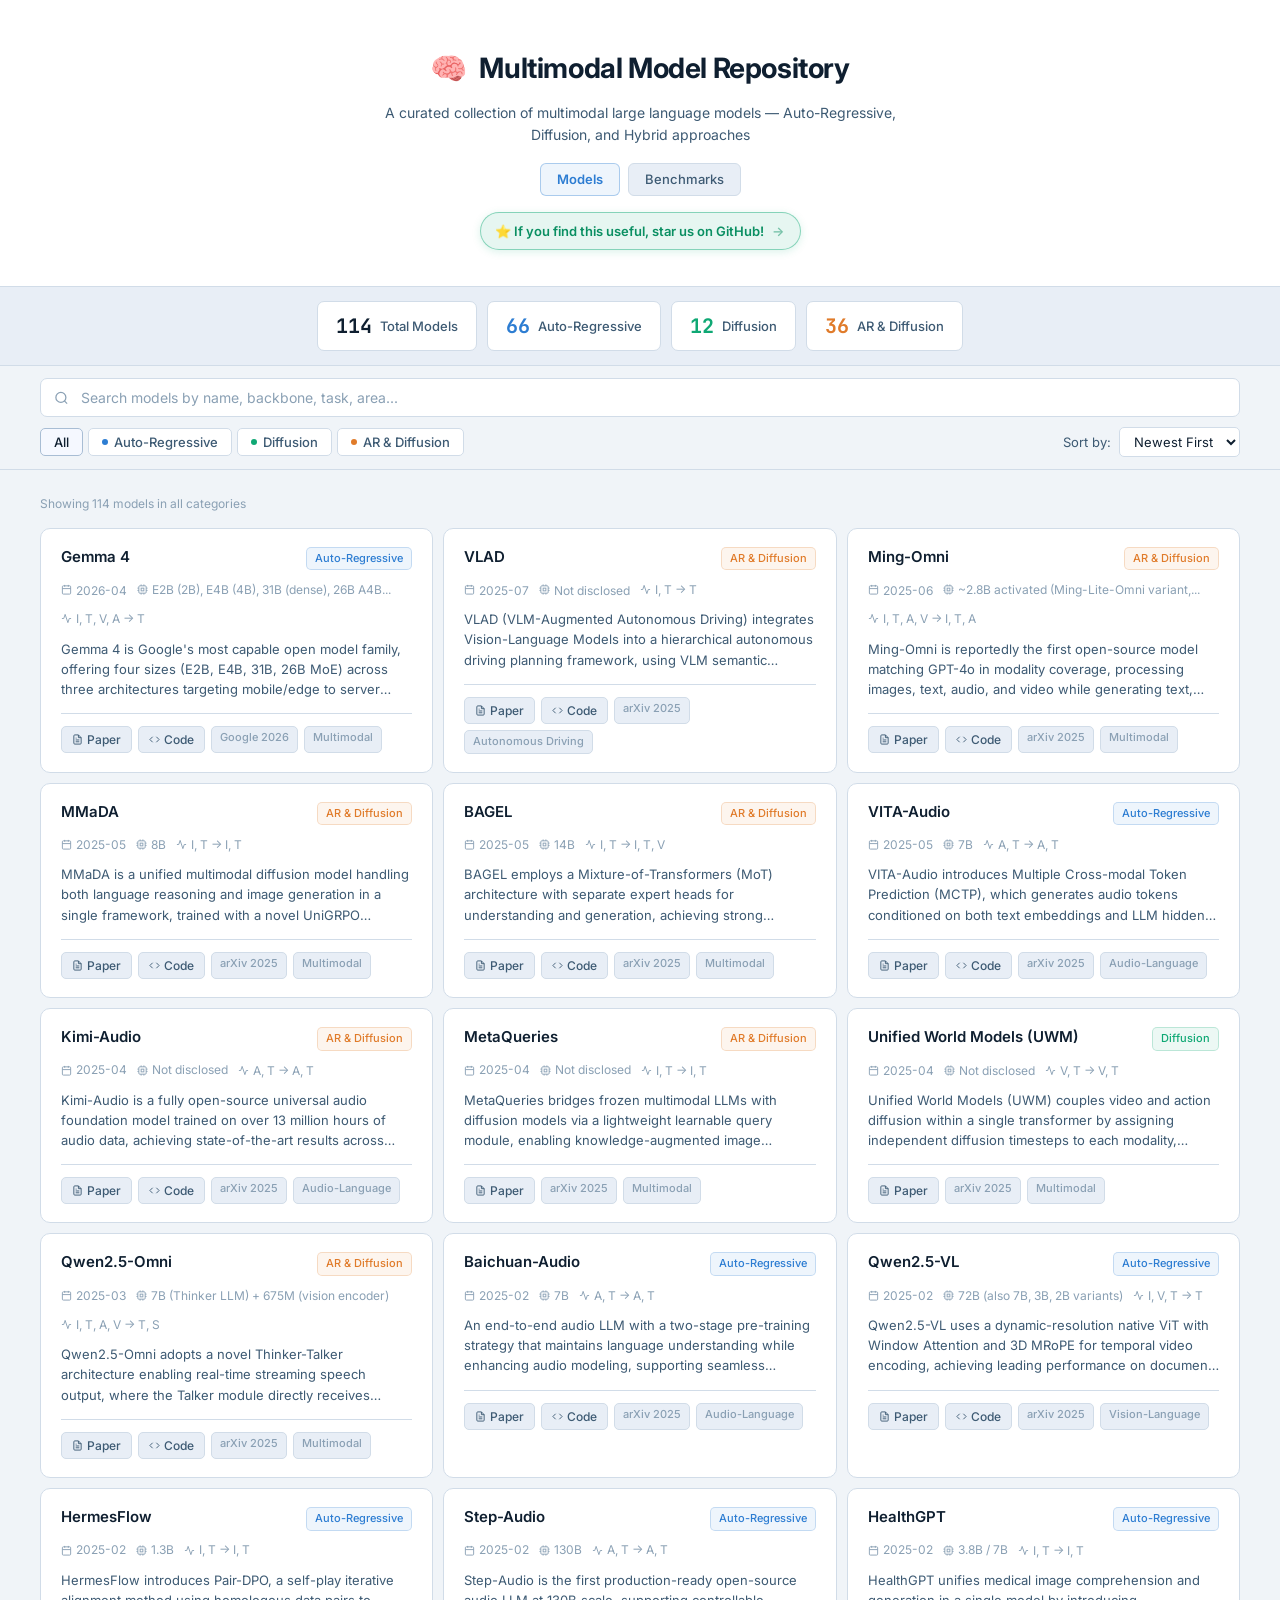
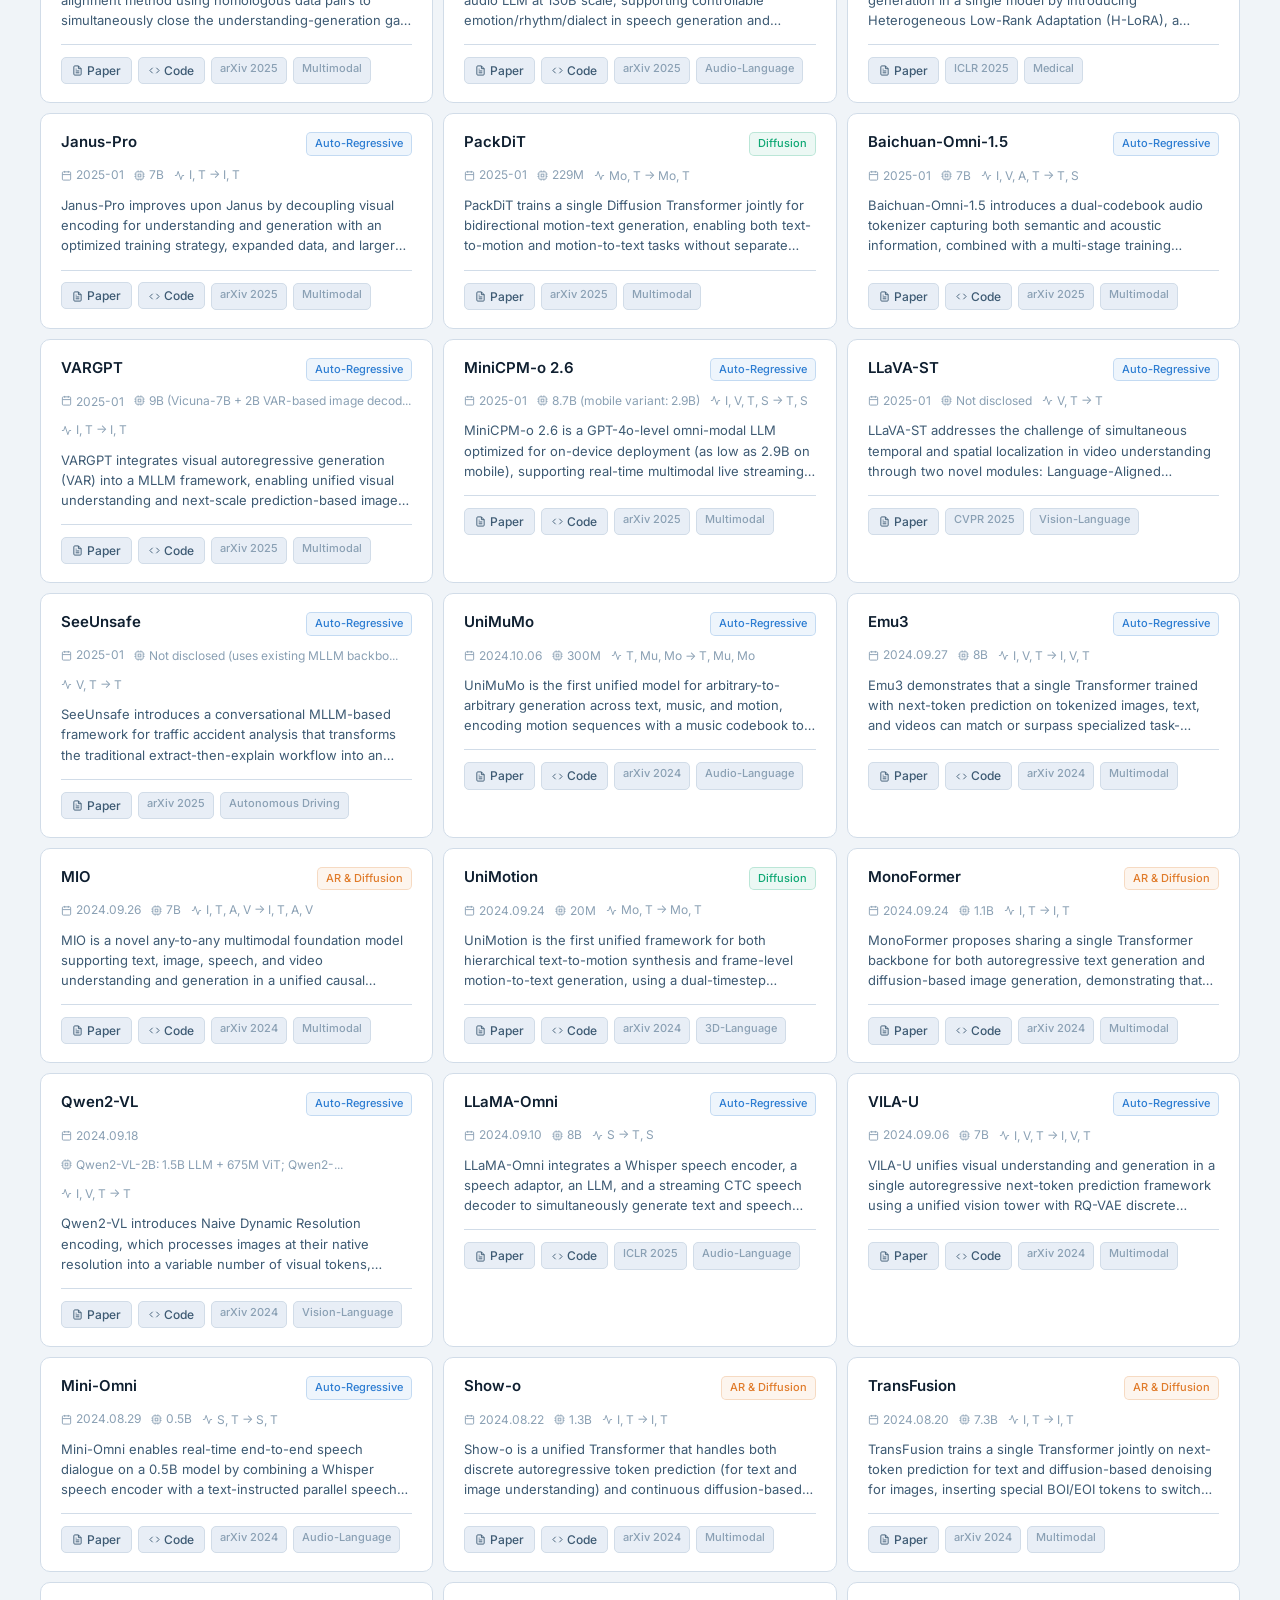
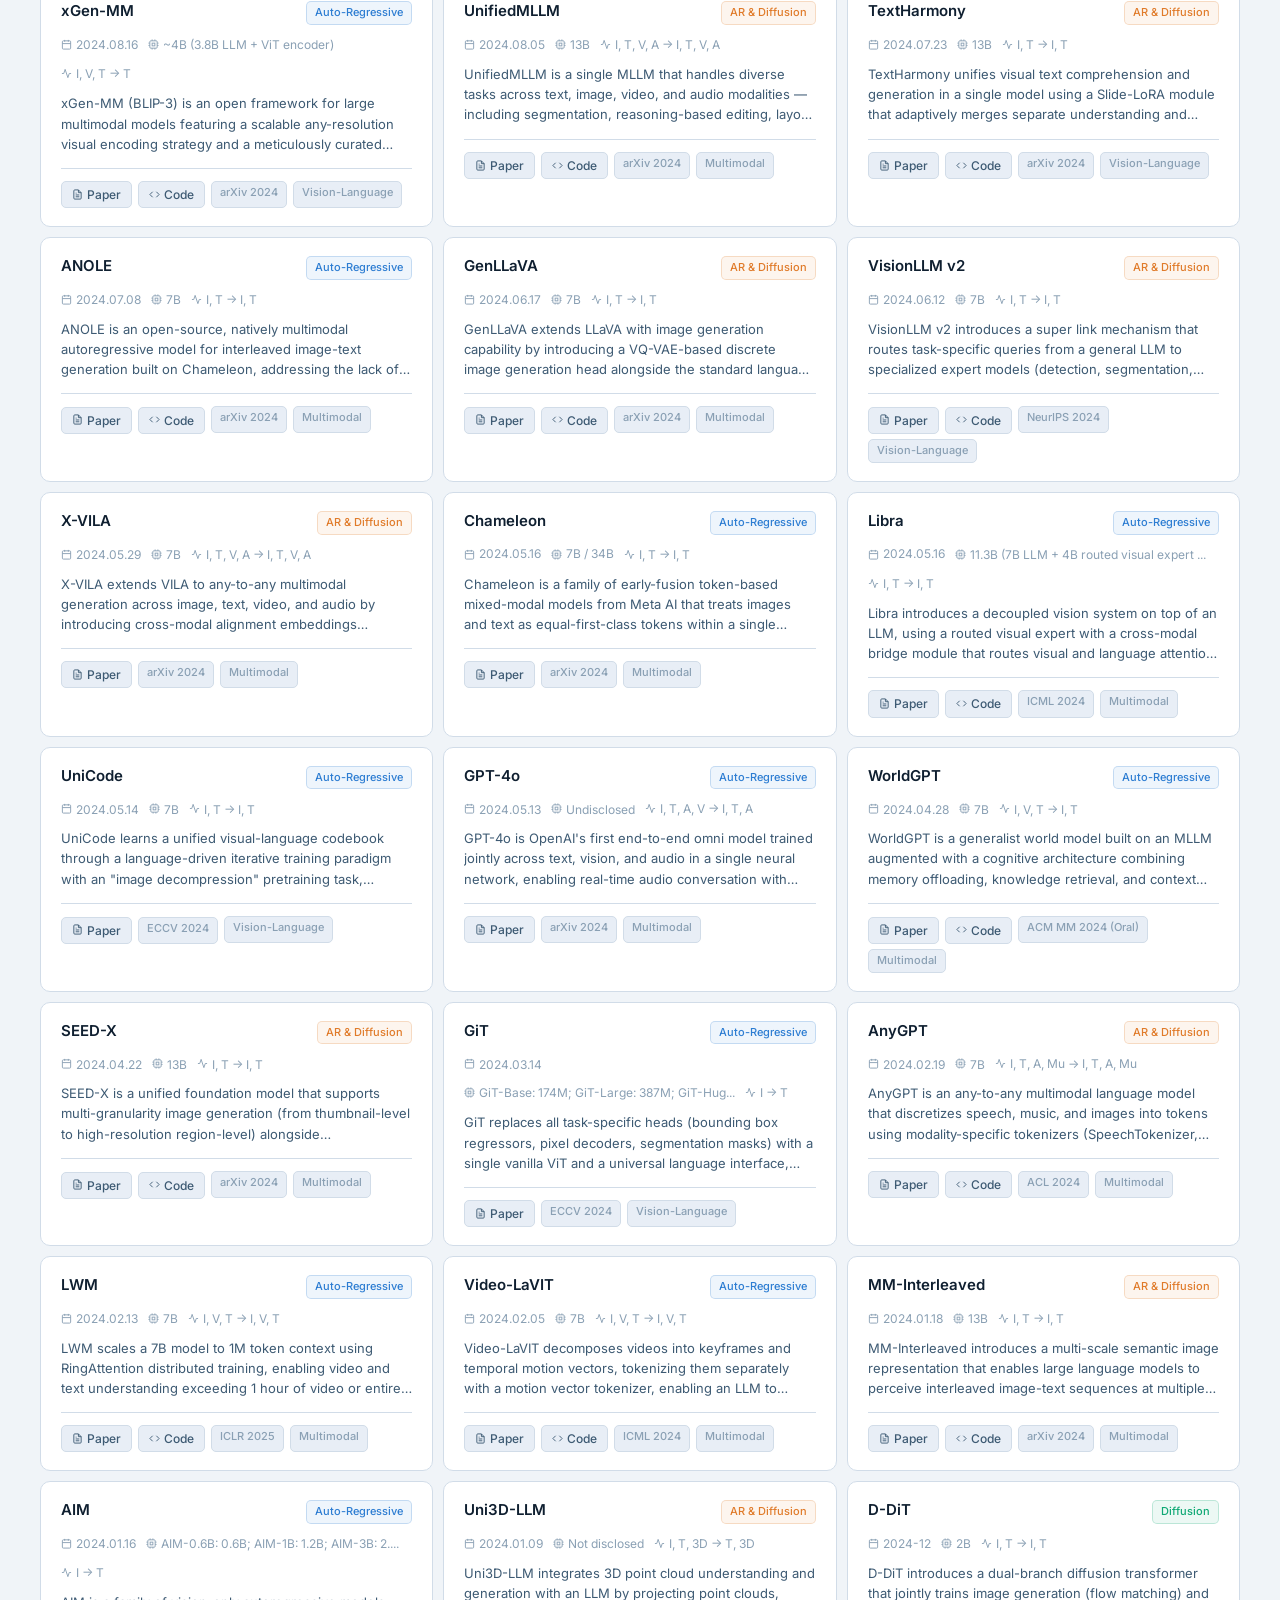
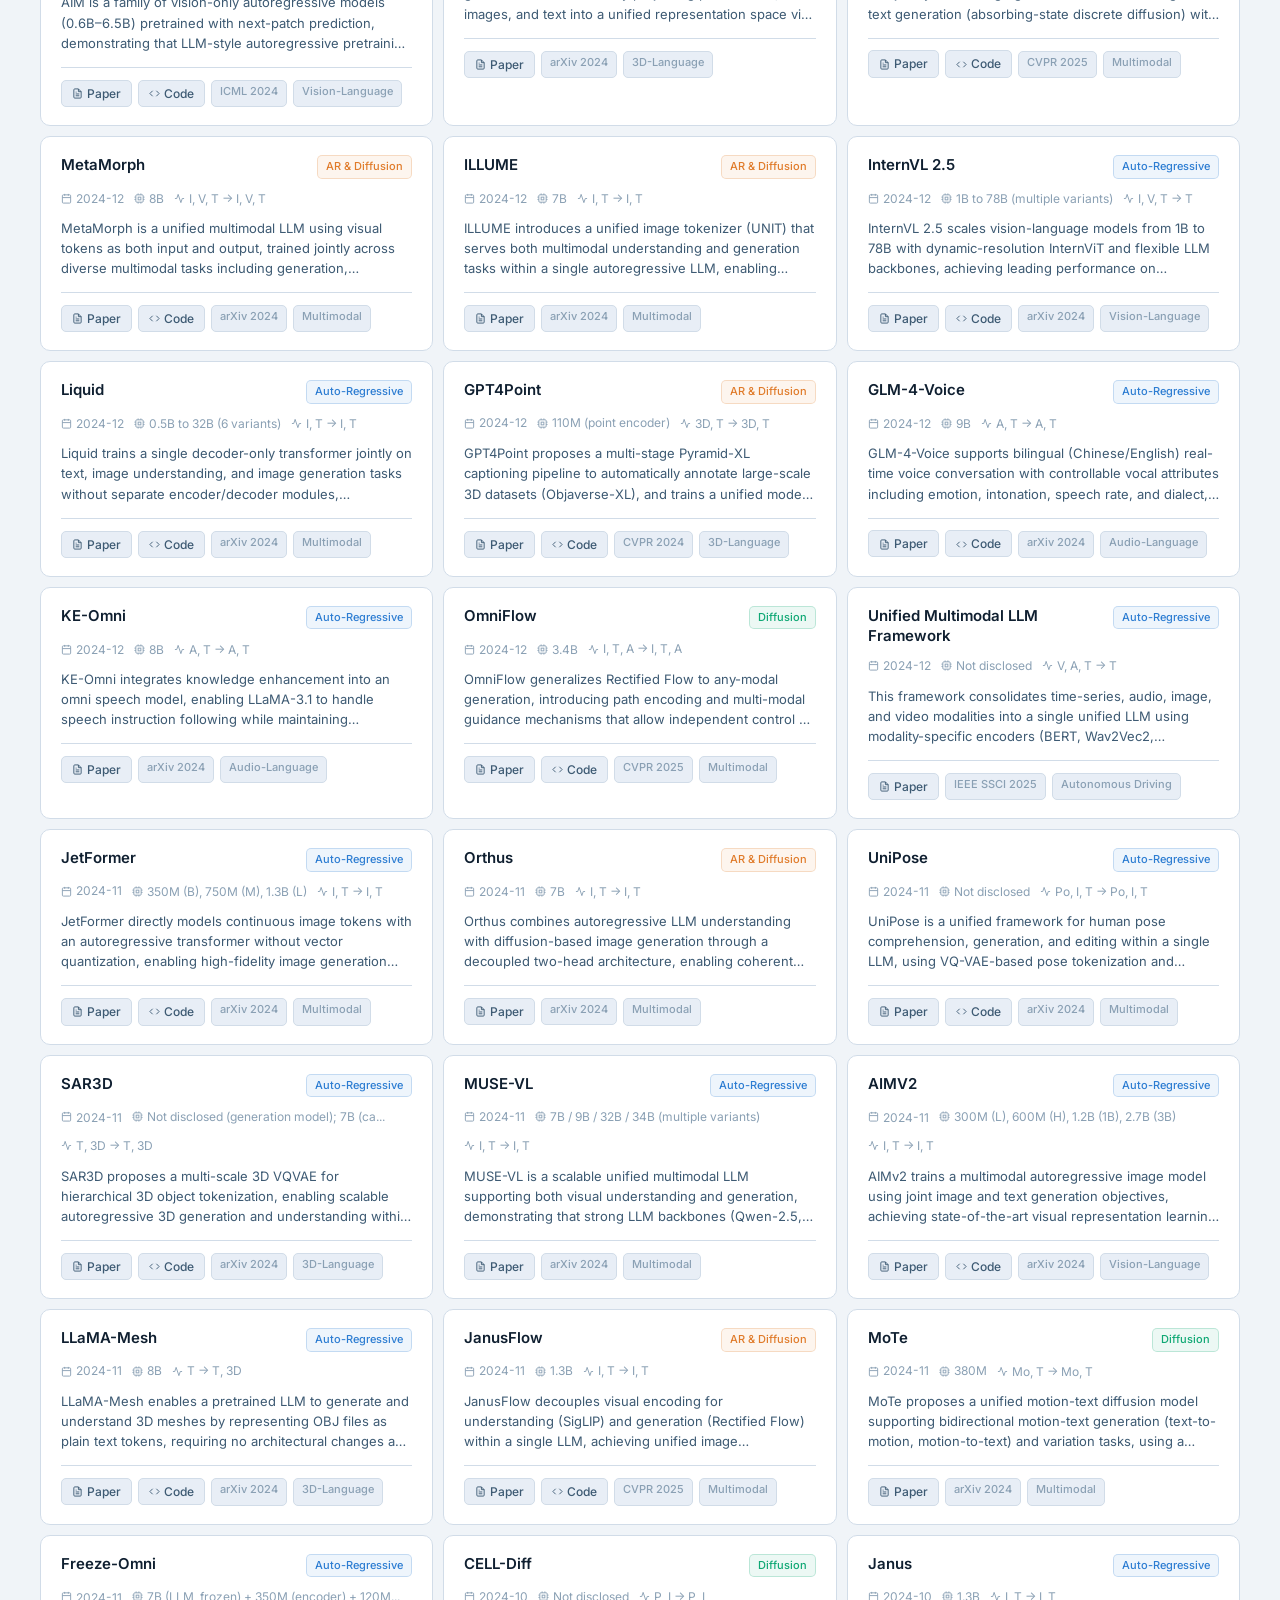
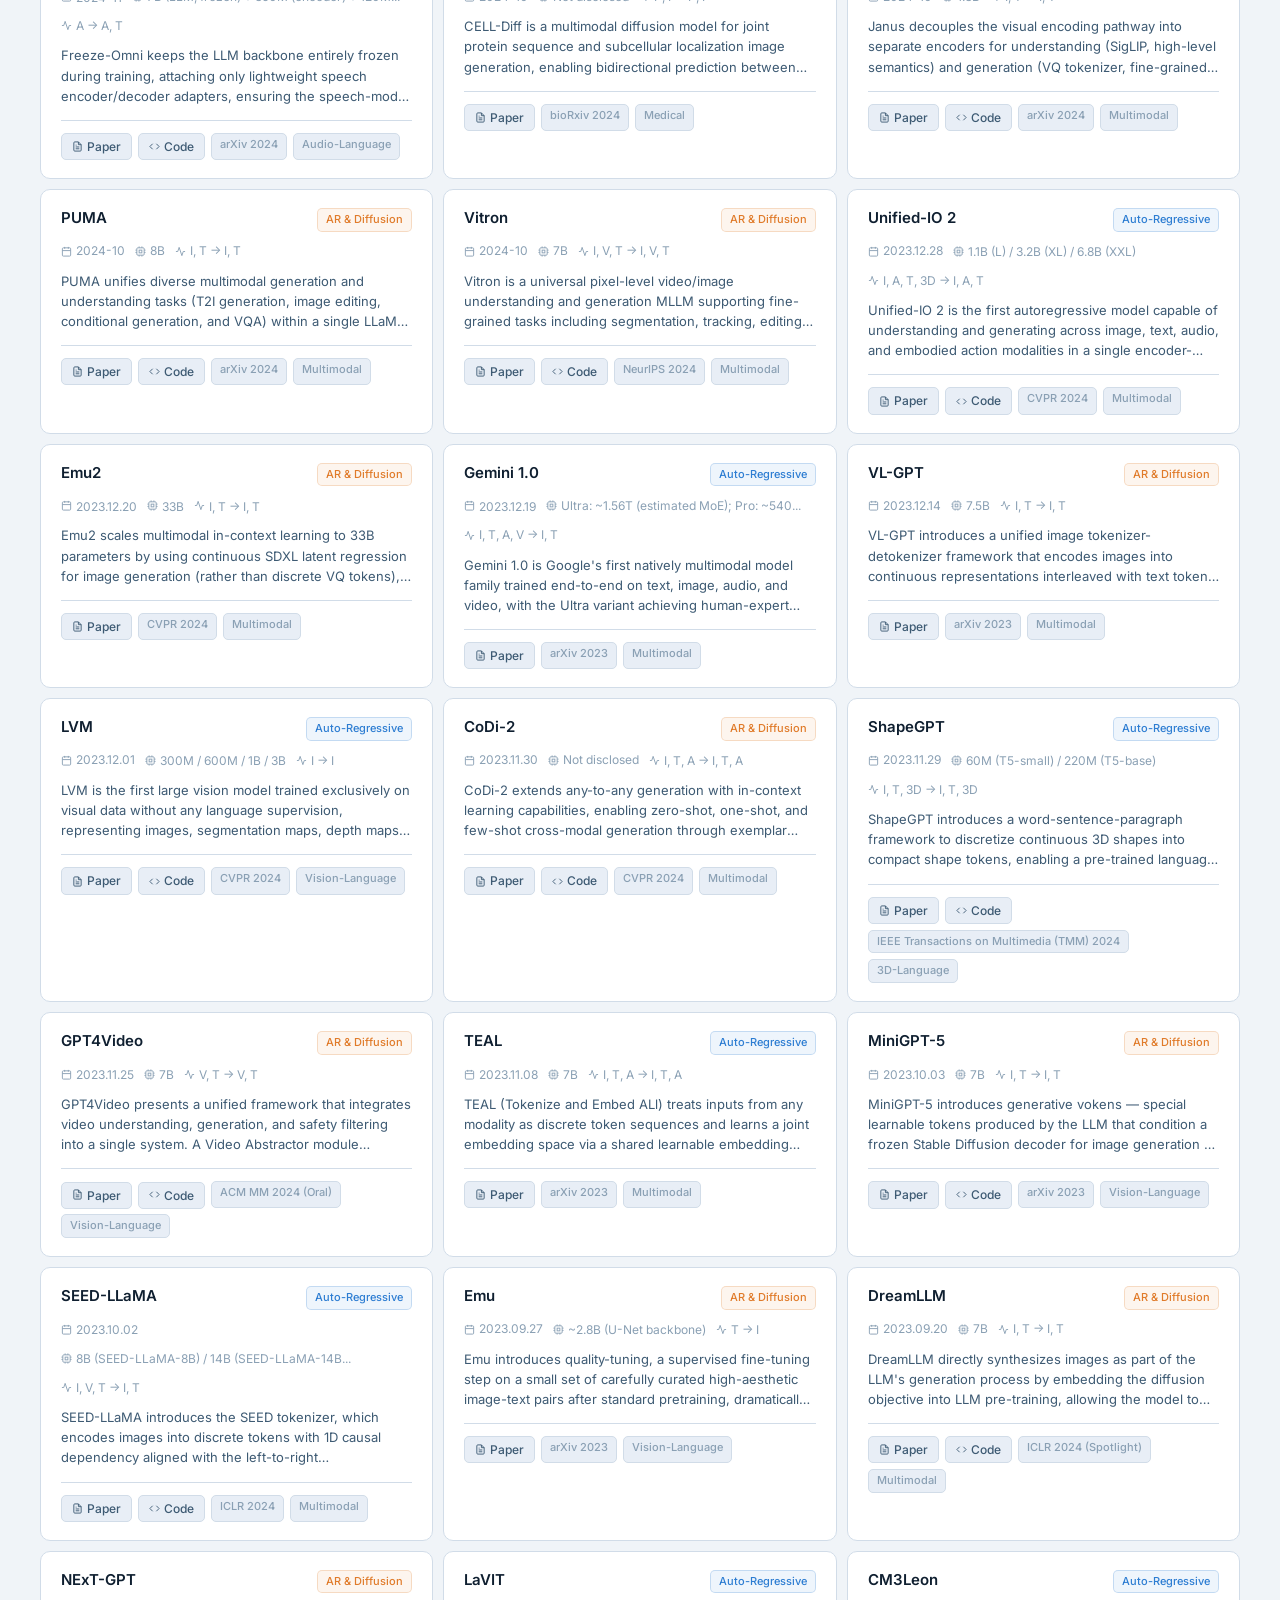
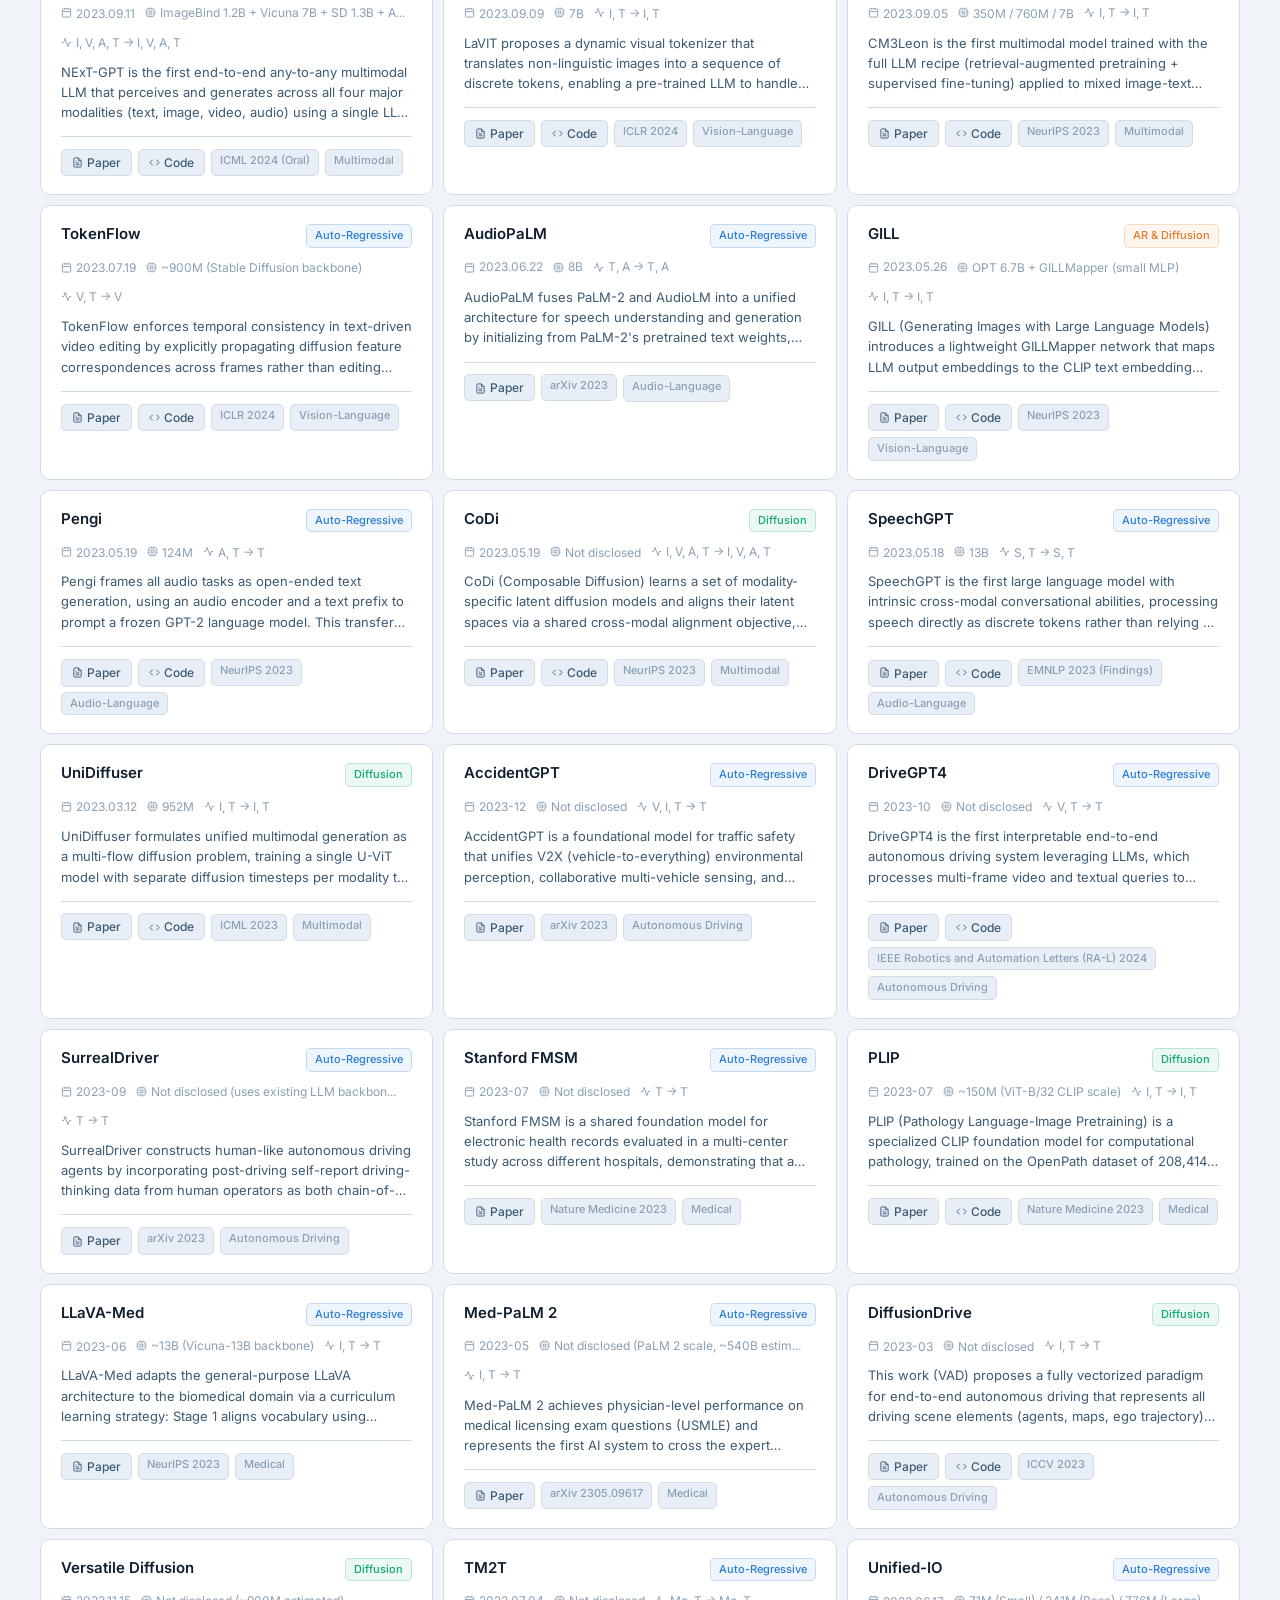
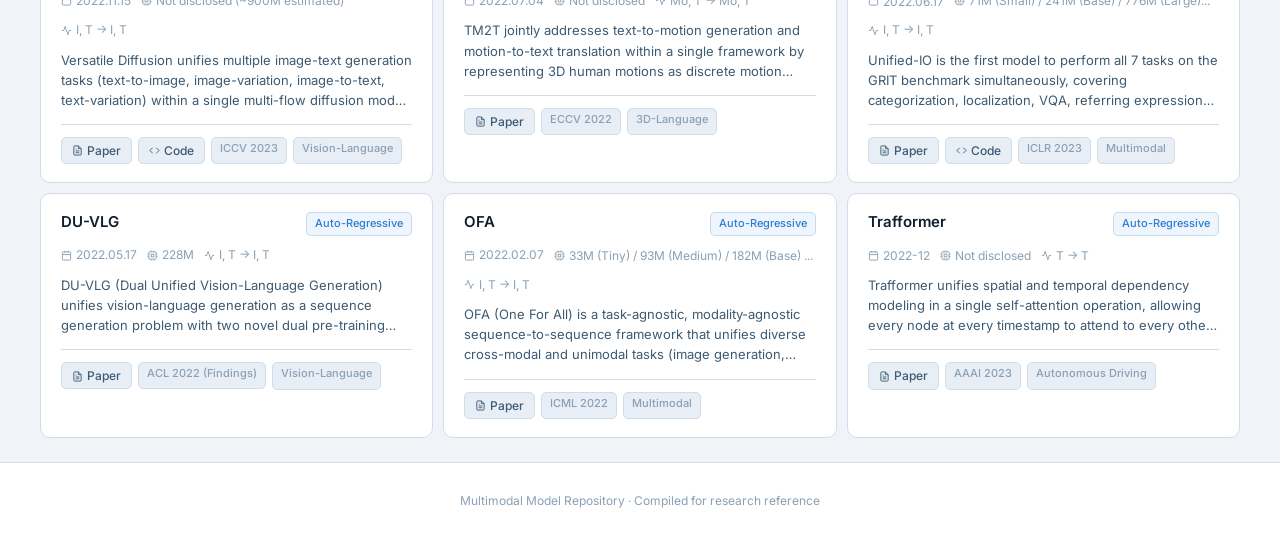
<file: index.html>
<!DOCTYPE html>
<html lang="en">
<head>
  <meta charset="UTF-8" />
  <meta name="viewport" content="width=device-width, initial-scale=1.0" />
  <title>Multimodal Model Zoo</title>
  <link rel="stylesheet" href="style.css" />
  <link rel="stylesheet" href="benchmarks.css" />
  <link rel="preconnect" href="https://fonts.googleapis.com">
  <link href="https://fonts.googleapis.com/css2?family=Inter:wght@300;400;500;600;700;800&family=JetBrains+Mono:wght@400;500&display=swap" rel="stylesheet">
</head>
<body>
  <!-- Header -->
  <header class="header">
    <div class="header-inner">
      <div class="logo">
        <span class="logo-icon">🧠</span>
        <h1>Multimodal Model Repository</h1>
      </div>
      <p class="subtitle">A curated collection of multimodal large language models — Auto-Regressive, Diffusion, and Hybrid approaches</p>
      <nav class="nav-links">
        <a href="index.html" class="nav-link active">Models</a>
        <a href="benchmarks.html" class="nav-link">Benchmarks</a>
      </nav>
      <a href="https://github.com/step-out/Multimodal-Model-Zoo" target="_blank" rel="noopener" class="star-banner">
        ⭐ If you find this useful, star us on GitHub!
      </a>
    </div>
  </header>

  <!-- Stats Bar -->
  <section class="stats-bar">
    <div class="stats-inner">
      <div class="stat-card" data-category="all">
        <span class="stat-number" id="stat-total">0</span>
        <span class="stat-label">Total Models</span>
      </div>
      <div class="stat-card" data-category="Auto-Regressive">
        <span class="stat-number" id="stat-ar">0</span>
        <span class="stat-label">Auto-Regressive</span>
      </div>
      <div class="stat-card" data-category="Diffusion">
        <span class="stat-number" id="stat-diff">0</span>
        <span class="stat-label">Diffusion</span>
      </div>
      <div class="stat-card" data-category="AR & Diffusion">
        <span class="stat-number" id="stat-hybrid">0</span>
        <span class="stat-label">AR & Diffusion</span>
      </div>
    </div>
  </section>

  <!-- Controls -->
  <section class="controls">
    <div class="controls-inner">
      <div class="search-box">
        <svg class="search-icon" viewBox="0 0 24 24" fill="none" stroke="currentColor" stroke-width="2">
          <circle cx="11" cy="11" r="8"/><path d="m21 21-4.35-4.35"/>
        </svg>
        <input type="text" id="searchInput" placeholder="Search models by name, backbone, task, area..." />
        <button class="clear-btn" id="clearSearch" title="Clear search">&times;</button>
      </div>
      <div class="filter-group">
        <div class="filter-tabs" id="categoryTabs">
          <button class="tab active" data-category="all">All</button>
          <button class="tab" data-category="Auto-Regressive">
            <span class="tab-dot ar"></span>Auto-Regressive
          </button>
          <button class="tab" data-category="Diffusion">
            <span class="tab-dot diff"></span>Diffusion
          </button>
          <button class="tab" data-category="AR & Diffusion">
            <span class="tab-dot hybrid"></span>AR & Diffusion
          </button>
        </div>
        <div class="sort-group">
          <label for="sortSelect">Sort by:</label>
          <select id="sortSelect">
            <option value="time-desc">Newest First</option>
            <option value="time-asc">Oldest First</option>
            <option value="name-asc">Name A→Z</option>
            <option value="name-desc">Name Z→A</option>
          </select>
        </div>
      </div>
    </div>
  </section>

  <!-- Timeline view -->
  <section class="content">
    <div class="content-inner">
      <div class="results-info">
        <span id="resultsCount">Loading...</span>
      </div>
      <div class="model-grid" id="modelGrid">
        <!-- Cards will be injected here -->
      </div>
    </div>
  </section>

  <!-- Model Detail Modal -->
  <div class="modal-overlay" id="modalOverlay">
    <div class="modal" id="modalContent">
      <button class="modal-close" id="modalClose">&times;</button>
      <div class="modal-body" id="modalBody">
        <!-- Detail content injected here -->
      </div>
    </div>
  </div>

  <!-- Footer -->
  <footer class="footer">
    <p>Multimodal Model Repository · Compiled for research reference</p>
  </footer>

  <script src="app.js"></script>
</body>
</html>
</file>
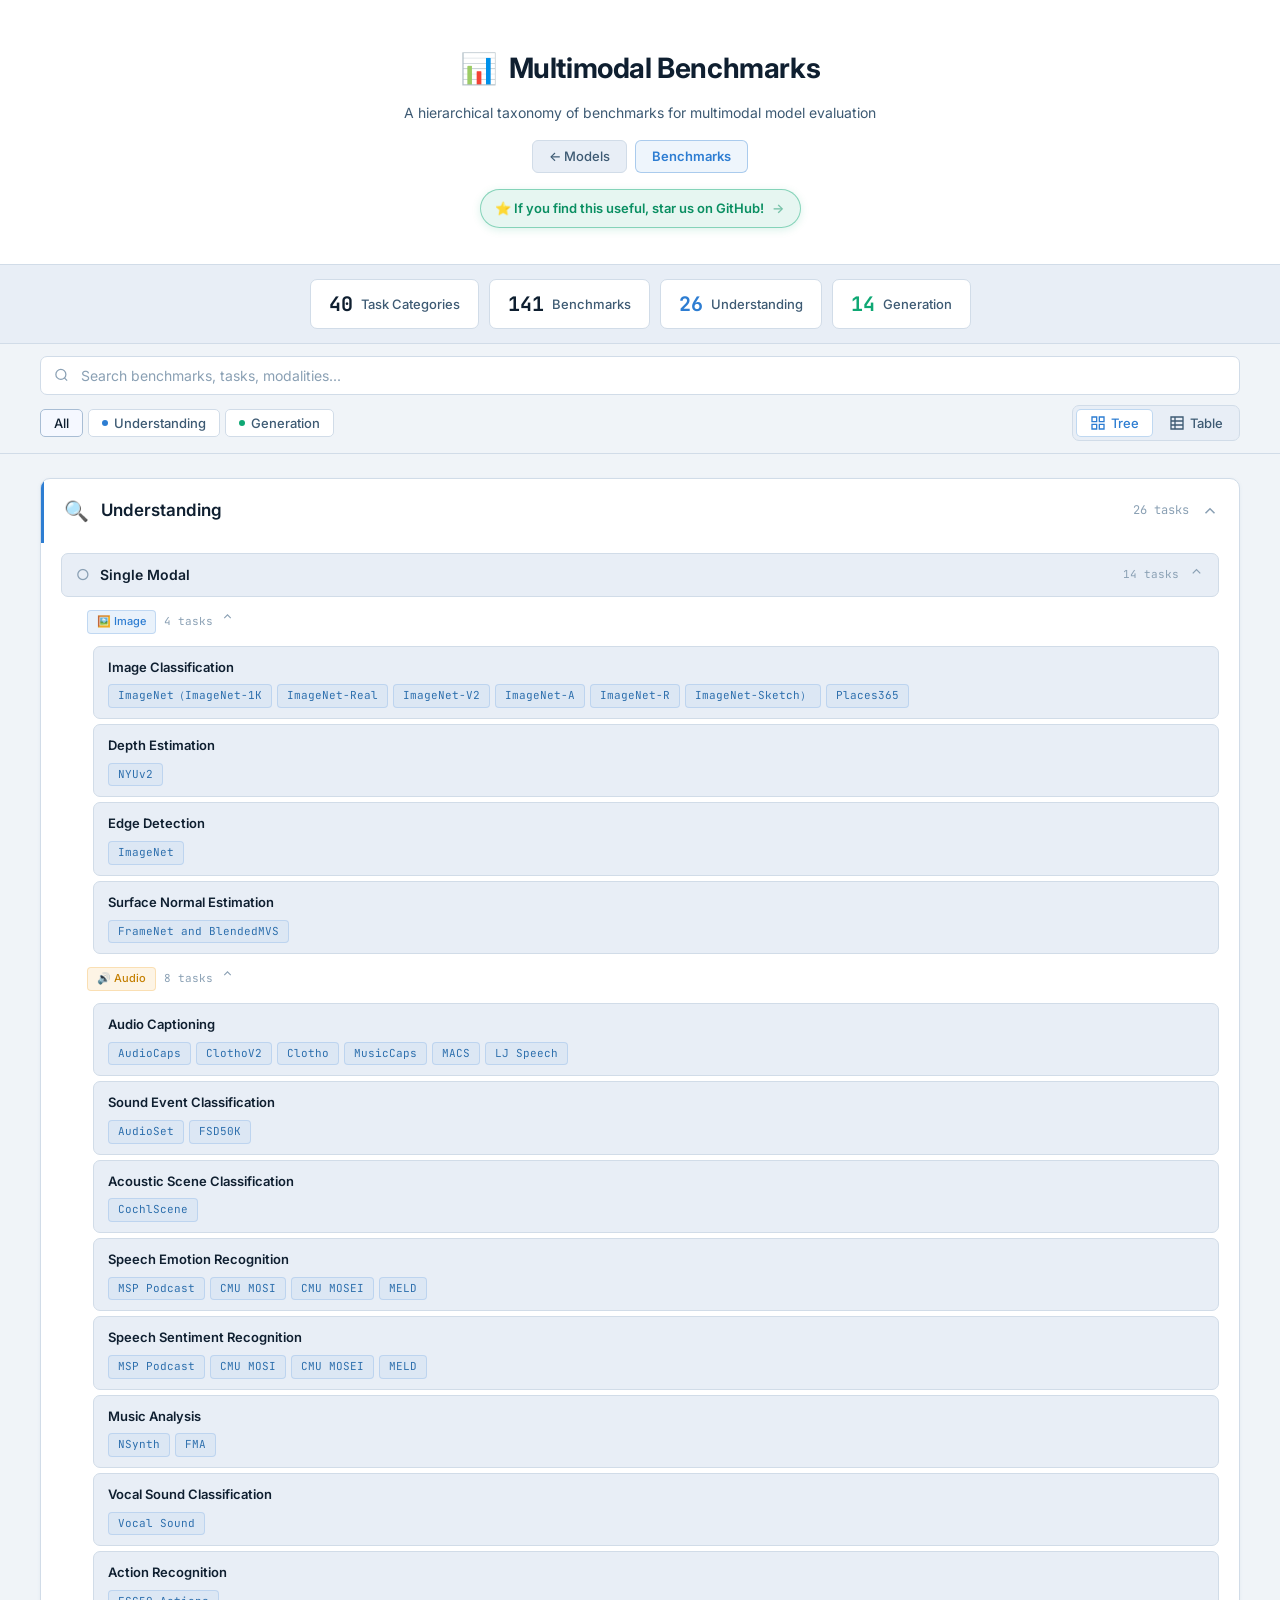
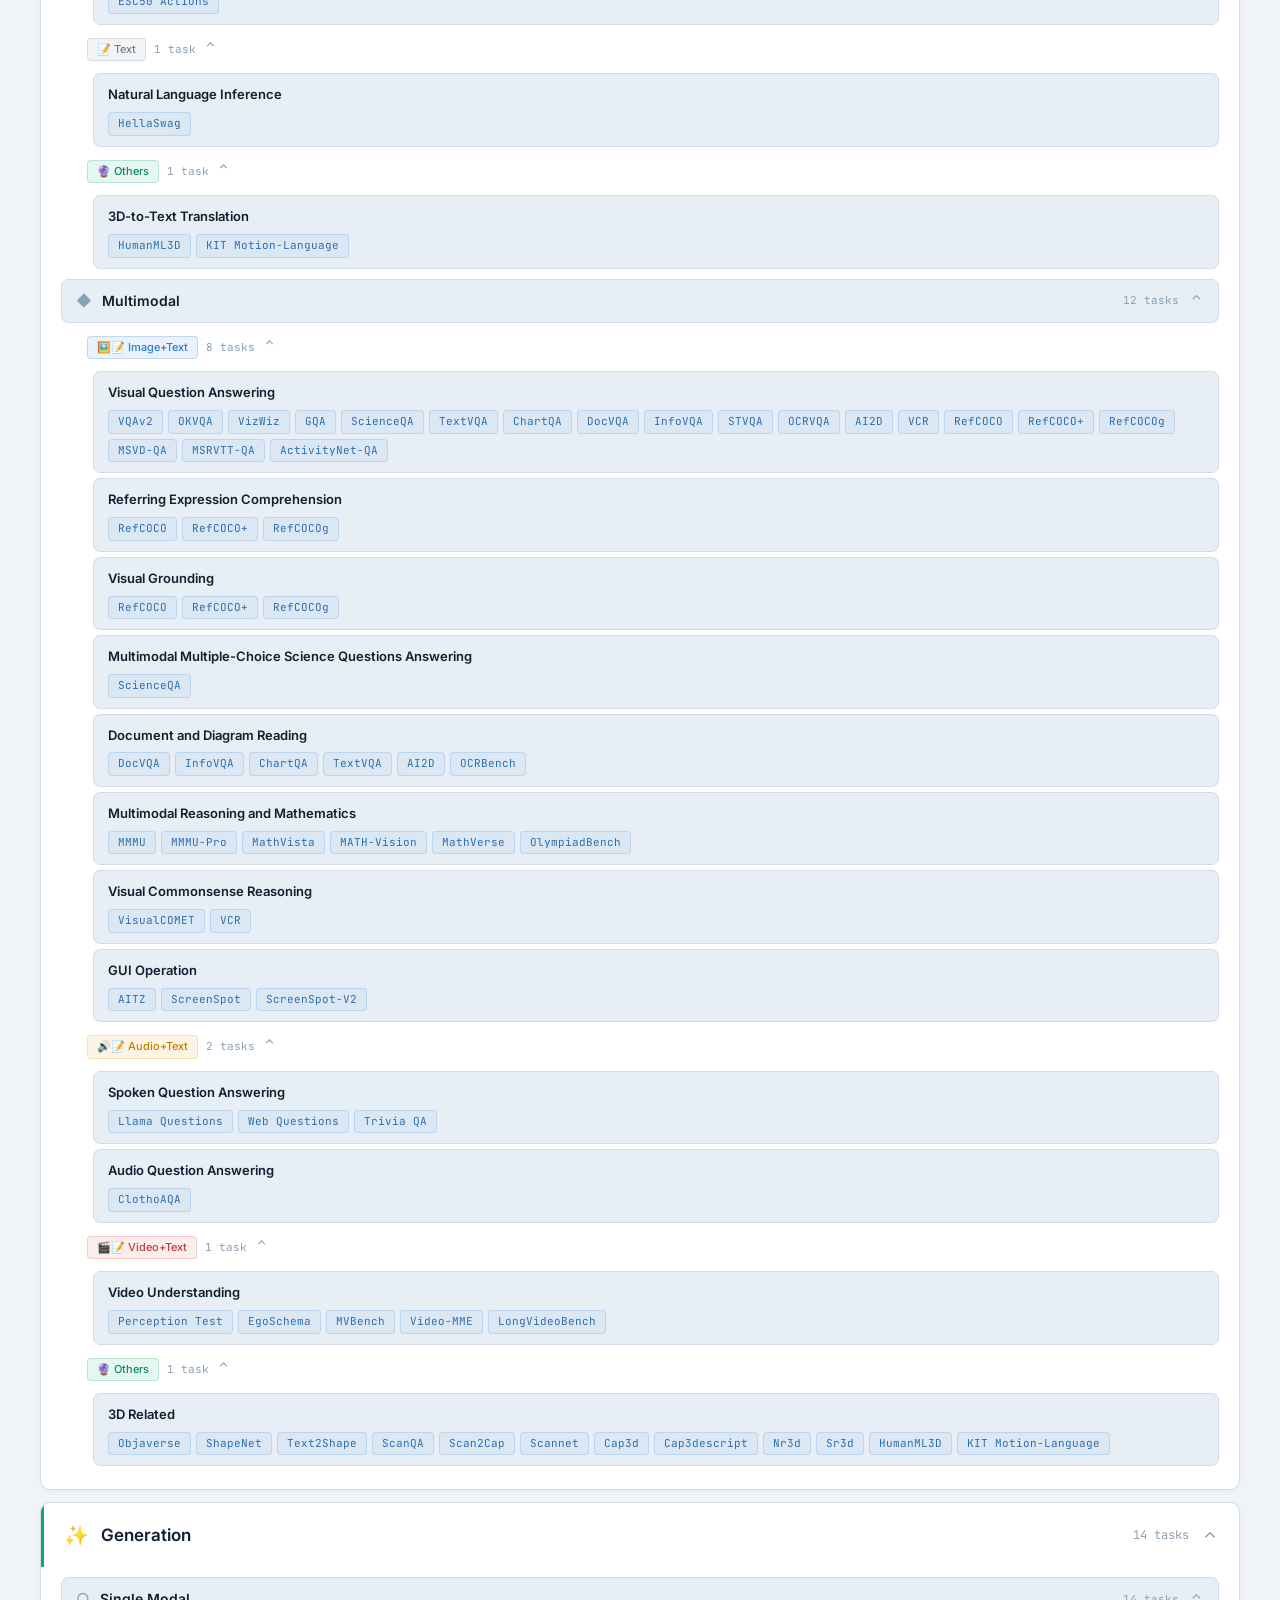
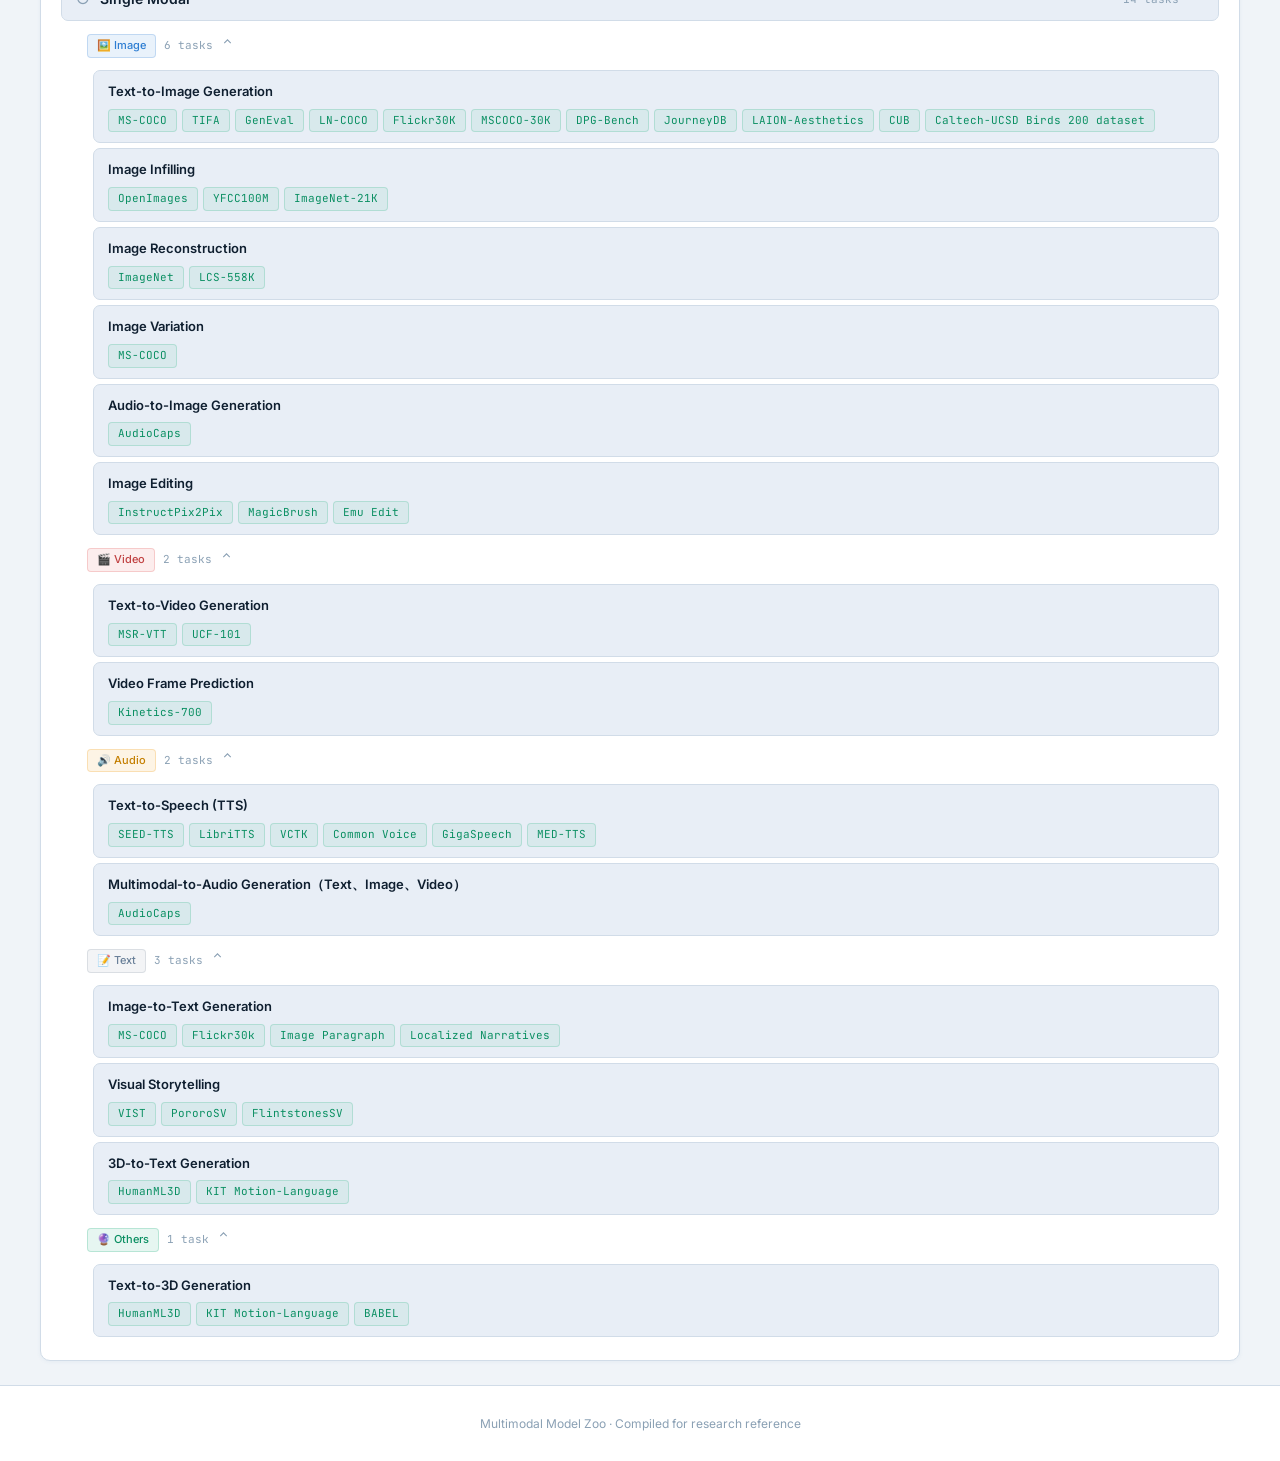
<file: benchmarks.html>
<!DOCTYPE html>
<html lang="en">
<head>
  <meta charset="UTF-8" />
  <meta name="viewport" content="width=device-width, initial-scale=1.0" />
  <title>Benchmarks · Multimodal Model Zoo</title>
  <link rel="stylesheet" href="style.css" />
  <link rel="stylesheet" href="benchmarks.css" />
  <link rel="preconnect" href="https://fonts.googleapis.com">
  <link href="https://fonts.googleapis.com/css2?family=Inter:wght@300;400;500;600;700;800&family=JetBrains+Mono:wght@400;500&display=swap" rel="stylesheet">
</head>
<body>
  <!-- Header -->
  <header class="header">
    <div class="header-inner">
      <div class="logo">
        <span class="logo-icon">📊</span>
        <h1>Multimodal Benchmarks</h1>
      </div>
      <p class="subtitle">A hierarchical taxonomy of benchmarks for multimodal model evaluation</p>
      <nav class="nav-links">
        <a href="index.html" class="nav-link">← Models</a>
        <a href="benchmarks.html" class="nav-link active">Benchmarks</a>
      </nav>
      <a href="https://github.com/step-out/Multimodal-Model-Zoo" target="_blank" rel="noopener" class="star-banner">
        ⭐ If you find this useful, star us on GitHub!
      </a>
    </div>
  </header>

  <!-- Stats -->
  <section class="stats-bar">
    <div class="stats-inner">
      <div class="stat-card">
        <span class="stat-number" id="stat-tasks">0</span>
        <span class="stat-label">Task Categories</span>
      </div>
      <div class="stat-card">
        <span class="stat-number" id="stat-benchmarks">0</span>
        <span class="stat-label">Benchmarks</span>
      </div>
      <div class="stat-card bm-understand" data-filter="understanding">
        <span class="stat-number" id="stat-understand">0</span>
        <span class="stat-label">Understanding</span>
      </div>
      <div class="stat-card bm-generate" data-filter="generation">
        <span class="stat-number" id="stat-generate">0</span>
        <span class="stat-label">Generation</span>
      </div>
    </div>
  </section>

  <!-- Controls -->
  <section class="controls">
    <div class="controls-inner">
      <div class="search-box">
        <svg class="search-icon" viewBox="0 0 24 24" fill="none" stroke="currentColor" stroke-width="2">
          <circle cx="11" cy="11" r="8"/><path d="m21 21-4.35-4.35"/>
        </svg>
        <input type="text" id="bmSearch" placeholder="Search benchmarks, tasks, modalities..." />
        <button class="clear-btn" id="bmClear" title="Clear">&times;</button>
      </div>
      <div class="filter-group">
        <div class="filter-tabs" id="bmTabs">
          <button class="tab active" data-filter="all">All</button>
          <button class="tab" data-filter="understanding">
            <span class="tab-dot bm-u"></span>Understanding
          </button>
          <button class="tab" data-filter="generation">
            <span class="tab-dot bm-g"></span>Generation
          </button>
        </div>
        <div class="view-toggle">
          <button class="view-btn active" data-view="tree" title="Tree View">
            <svg viewBox="0 0 24 24" fill="none" stroke="currentColor" stroke-width="2" width="16" height="16"><path d="M3 3h7v7H3zM14 3h7v7h-7zM3 14h7v7H3zM14 14h7v7h-7z"/></svg>
            Tree
          </button>
          <button class="view-btn" data-view="table" title="Table View">
            <svg viewBox="0 0 24 24" fill="none" stroke="currentColor" stroke-width="2" width="16" height="16"><path d="M3 3h18v18H3zM3 9h18M3 15h18M9 3v18"/></svg>
            Table
          </button>
        </div>
      </div>
    </div>
  </section>

  <!-- Content -->
  <section class="content">
    <div class="content-inner">
      <div id="treeView" class="bm-tree-view"></div>
      <div id="tableView" class="bm-table-view" style="display:none"></div>
    </div>
  </section>

  <!-- Footer -->
  <footer class="footer">
    <p>Multimodal Model Zoo · Compiled for research reference</p>
  </footer>

  <script src="benchmarks-app.js?v=2"></script>
</body>
</html>
</file>
<file: style.css>
/* ============ CSS Variables & Reset ============ */
:root {
  --bg: #f0f4f8;
  --bg-card: #ffffff;
  --bg-card-hover: #f5f8ff;
  --bg-surface: #e8eef6;
  --border: #d1dce8;
  --border-hover: #a8bdd4;
  --text-primary: #0f1f30;
  --text-secondary: #3d5a73;
  --text-muted: #8aa0b4;
  --accent-ar: #2d7dd2;
  --accent-ar-bg: rgba(45, 125, 210, 0.08);
  --accent-diff: #0fa874;
  --accent-diff-bg: rgba(15, 168, 116, 0.08);
  --accent-hybrid: #e07b2a;
  --accent-hybrid-bg: rgba(224, 123, 42, 0.08);
  --accent-green: #0fa874;
  --radius: 10px;
  --radius-sm: 7px;
  --radius-xs: 5px;
  --shadow: 0 2px 12px rgba(45, 100, 160, 0.10);
  --transition: 0.15s ease;
  --font: 'Inter', -apple-system, BlinkMacSystemFont, 'Segoe UI', sans-serif;
  --font-mono: 'JetBrains Mono', monospace;
}

*, *::before, *::after {
  margin: 0;
  padding: 0;
  box-sizing: border-box;
}

html { scroll-behavior: smooth; }

body {
  font-family: var(--font);
  background: var(--bg);
  color: var(--text-primary);
  line-height: 1.6;
  min-height: 100vh;
}

/* ============ Header ============ */
.header {
  background: #ffffff;
  border-bottom: 1px solid var(--border);
  padding: 44px 24px 36px;
  text-align: center;
}

.header-inner {
  max-width: 900px;
  margin: 0 auto;
}

.logo {
  display: flex;
  align-items: center;
  justify-content: center;
  gap: 12px;
  margin-bottom: 10px;
}

.logo-icon { font-size: 30px; }

.logo h1 {
  font-size: 28px;
  font-weight: 700;
  color: var(--text-primary);
  letter-spacing: -0.4px;
}

.subtitle {
  color: var(--text-secondary);
  font-size: 14px;
  max-width: 560px;
  margin: 0 auto;
}

/* GitHub star banner */
.star-banner {
  display: inline-flex;
  align-items: center;
  gap: 8px;
  margin-top: 16px;
  padding: 8px 16px 8px 14px;
  background: rgba(15, 168, 116, 0.10);
  border: 1.5px solid rgba(15, 168, 116, 0.45);
  border-radius: 20px;
  font-size: 13px;
  font-weight: 600;
  color: #0a8f62;
  text-decoration: none;
  transition: background 0.15s ease, border-color 0.15s ease, color 0.15s ease, box-shadow 0.15s ease, transform 0.15s ease;
  cursor: pointer;
  box-shadow: 0 2px 8px rgba(15, 168, 116, 0.15);
}

.star-banner::after {
  content: '→';
  font-size: 13px;
  opacity: 0.5;
  transition: opacity 0.15s ease, transform 0.15s ease;
}

.star-banner:hover {
  background: rgba(15, 168, 116, 0.18);
  border-color: rgba(15, 168, 116, 0.65);
  color: #077a52;
  box-shadow: 0 4px 14px rgba(15, 168, 116, 0.25);
  transform: translateY(-1px);
}

.star-banner:hover::after {
  opacity: 1;
  transform: translateX(3px);
}

.star-banner:active {
  transform: translateY(0);
  box-shadow: 0 2px 8px rgba(15, 168, 116, 0.15);
}

/* ============ Stats Bar ============ */
.stats-bar {
  background: var(--bg-surface);
  border-bottom: 1px solid var(--border);
  padding: 14px 24px;
}

.stats-inner {
  max-width: 1200px;
  margin: 0 auto;
  display: flex;
  gap: 10px;
  justify-content: center;
  flex-wrap: wrap;
}

.stat-card {
  display: flex;
  align-items: center;
  gap: 8px;
  padding: 8px 18px;
  background: var(--bg-card);
  border: 1px solid var(--border);
  border-radius: var(--radius-sm);
  cursor: pointer;
  transition: var(--transition);
}

.stat-card:hover {
  border-color: var(--border-hover);
  background: var(--bg-card-hover);
  box-shadow: var(--shadow);
}

.stat-number {
  font-size: 20px;
  font-weight: 700;
  font-family: var(--font-mono);
  color: var(--text-primary);
}

.stat-card[data-category="Auto-Regressive"] .stat-number { color: var(--accent-ar); }
.stat-card[data-category="Diffusion"] .stat-number { color: var(--accent-diff); }
.stat-card[data-category="AR & Diffusion"] .stat-number { color: var(--accent-hybrid); }

.stat-label {
  font-size: 13px;
  color: var(--text-secondary);
  font-weight: 500;
}

/* ============ Controls ============ */
.controls {
  position: sticky;
  top: 0;
  z-index: 100;
  background: rgba(240, 244, 248, 0.95);
  backdrop-filter: blur(16px);
  -webkit-backdrop-filter: blur(16px);
  border-bottom: 1px solid var(--border);
  padding: 12px 24px;
}

.controls-inner {
  max-width: 1200px;
  margin: 0 auto;
  display: flex;
  flex-direction: column;
  gap: 10px;
}

.search-box {
  position: relative;
  width: 100%;
}

.search-icon {
  position: absolute;
  left: 14px;
  top: 50%;
  transform: translateY(-50%);
  width: 15px;
  height: 15px;
  color: var(--text-muted);
}

.search-box input {
  width: 100%;
  padding: 10px 38px 10px 40px;
  background: var(--bg-card);
  border: 1px solid var(--border);
  border-radius: var(--radius-sm);
  color: var(--text-primary);
  font-size: 14px;
  font-family: var(--font);
  outline: none;
  transition: var(--transition);
}

.search-box input:focus {
  border-color: var(--accent-ar);
  box-shadow: 0 0 0 3px rgba(45, 125, 210, 0.10);
}

.search-box input::placeholder { color: var(--text-muted); }

.clear-btn {
  position: absolute;
  right: 10px;
  top: 50%;
  transform: translateY(-50%);
  background: none;
  border: none;
  color: var(--text-muted);
  font-size: 20px;
  cursor: pointer;
  display: none;
  padding: 4px 8px;
  border-radius: var(--radius-xs);
}

.clear-btn:hover { color: var(--text-secondary); }
.clear-btn.visible { display: block; }

.filter-group {
  display: flex;
  justify-content: space-between;
  align-items: center;
  flex-wrap: wrap;
  gap: 10px;
}

.filter-tabs {
  display: flex;
  gap: 5px;
  flex-wrap: wrap;
}

.tab {
  padding: 5px 13px;
  border-radius: var(--radius-xs);
  border: 1px solid var(--border);
  background: var(--bg-card);
  color: var(--text-secondary);
  font-size: 13px;
  font-weight: 500;
  font-family: var(--font);
  cursor: pointer;
  transition: var(--transition);
  display: flex;
  align-items: center;
  gap: 6px;
}

.tab:hover {
  border-color: var(--border-hover);
  color: var(--text-primary);
  background: var(--bg-card-hover);
}

.tab.active {
  background: var(--bg-card-hover);
  border-color: var(--border-hover);
  color: var(--text-primary);
}

.tab.active[data-category="Auto-Regressive"] { border-color: rgba(45,125,210,0.5); color: var(--accent-ar); background: rgba(45,125,210,0.06); }
.tab.active[data-category="Diffusion"] { border-color: rgba(15,168,116,0.5); color: var(--accent-diff); background: rgba(15,168,116,0.06); }
.tab.active[data-category="AR & Diffusion"] { border-color: rgba(224,123,42,0.5); color: var(--accent-hybrid); background: rgba(224,123,42,0.06); }

.tab-dot {
  width: 6px;
  height: 6px;
  border-radius: 50%;
}

.tab-dot.ar { background: var(--accent-ar); }
.tab-dot.diff { background: var(--accent-diff); }
.tab-dot.hybrid { background: var(--accent-hybrid); }

.sort-group {
  display: flex;
  align-items: center;
  gap: 8px;
}

.sort-group label { font-size: 13px; color: var(--text-secondary); }

.sort-group select {
  padding: 5px 10px;
  background: var(--bg-card);
  border: 1px solid var(--border);
  border-radius: var(--radius-xs);
  color: var(--text-primary);
  font-size: 13px;
  font-family: var(--font);
  cursor: pointer;
  outline: none;
}

.sort-group select:focus { border-color: var(--accent-ar); }

/* ============ Content ============ */
.content { padding: 24px; }

.content-inner {
  max-width: 1200px;
  margin: 0 auto;
}

.results-info {
  margin-bottom: 14px;
  font-size: 12px;
  color: var(--text-muted);
}

.model-grid {
  display: grid;
  grid-template-columns: repeat(auto-fill, minmax(360px, 1fr));
  gap: 10px;
}

/* ============ Model Card ============ */
.model-card {
  background: var(--bg-card);
  border: 1px solid var(--border);
  border-radius: var(--radius);
  padding: 18px 20px;
  cursor: pointer;
  transition: border-color 0.15s ease, background 0.15s ease, box-shadow 0.15s ease;
  animation: fadeIn 0.25s ease both;
}

.model-card:hover {
  border-color: var(--border-hover);
  background: var(--bg-card-hover);
  box-shadow: var(--shadow);
}

.card-header {
  display: flex;
  justify-content: space-between;
  align-items: flex-start;
  margin-bottom: 10px;
  gap: 10px;
}

.card-name {
  font-size: 15px;
  font-weight: 600;
  color: var(--text-primary);
  line-height: 1.35;
}

.card-badge {
  font-size: 11px;
  font-weight: 500;
  padding: 2px 8px;
  border-radius: var(--radius-xs);
  white-space: nowrap;
  flex-shrink: 0;
}

.card-badge.ar {
  background: var(--accent-ar-bg);
  color: var(--accent-ar);
  border: 1px solid rgba(45,125,210,0.22);
}

.card-badge.diff {
  background: var(--accent-diff-bg);
  color: var(--accent-diff);
  border: 1px solid rgba(15,168,116,0.22);
}

.card-badge.hybrid {
  background: var(--accent-hybrid-bg);
  color: var(--accent-hybrid);
  border: 1px solid rgba(224,123,42,0.22);
}

.card-meta {
  display: flex;
  flex-wrap: wrap;
  gap: 10px;
  margin-bottom: 10px;
}

.meta-tag {
  font-size: 12px;
  color: var(--text-muted);
  display: flex;
  align-items: center;
  gap: 4px;
}

.meta-tag svg {
  width: 11px;
  height: 11px;
}

.card-highlight {
  font-size: 13px;
  color: var(--text-secondary);
  line-height: 1.55;
  display: -webkit-box;
  -webkit-line-clamp: 3;
  -webkit-box-orient: vertical;
  overflow: hidden;
  margin-bottom: 14px;
}

.card-footer {
  display: flex;
  gap: 6px;
  flex-wrap: wrap;
  padding-top: 12px;
  border-top: 1px solid var(--border);
}

.card-link {
  font-size: 12px;
  font-weight: 500;
  padding: 3px 10px;
  border-radius: var(--radius-xs);
  text-decoration: none;
  transition: var(--transition);
  display: flex;
  align-items: center;
  gap: 4px;
  border: 1px solid var(--border);
  color: var(--text-secondary);
  background: var(--bg-surface);
}

.card-link:hover {
  border-color: var(--border-hover);
  color: var(--text-primary);
  background: var(--bg-card-hover);
}

.card-link svg { width: 11px; height: 11px; }

.card-conference {
  font-size: 11px;
  font-weight: 500;
  padding: 2px 8px;
  border-radius: var(--radius-xs);
  color: var(--text-muted);
  border: 1px solid var(--border);
  background: var(--bg-surface);
}

.card-area {
  font-size: 11px;
  font-weight: 500;
  padding: 2px 8px;
  border-radius: var(--radius-xs);
  color: var(--text-muted);
  border: 1px solid var(--border);
  background: var(--bg-surface);
}

/* ============ Modal ============ */
.modal-overlay {
  position: fixed;
  inset: 0;
  background: rgba(15, 31, 48, 0.45);
  backdrop-filter: blur(12px);
  -webkit-backdrop-filter: blur(12px);
  z-index: 1000;
  display: none;
  align-items: center;
  justify-content: center;
  padding: 24px;
}

.modal-overlay.active { display: flex; }

.modal {
  background: #ffffff;
  border: 1px solid var(--border);
  border-radius: var(--radius);
  max-width: 800px;
  width: 100%;
  max-height: 85vh;
  overflow-y: auto;
  position: relative;
  box-shadow: 0 20px 60px rgba(45, 100, 160, 0.18);
}

.modal-close {
  position: sticky;
  top: 12px;
  float: right;
  margin: 12px 12px 0 0;
  background: var(--bg-surface);
  border: 1px solid var(--border);
  color: var(--text-secondary);
  font-size: 18px;
  width: 30px;
  height: 30px;
  border-radius: var(--radius-xs);
  cursor: pointer;
  display: flex;
  align-items: center;
  justify-content: center;
  z-index: 10;
  transition: var(--transition);
}

.modal-close:hover {
  background: var(--bg-card-hover);
  color: var(--text-primary);
}

.modal-body { padding: 28px 32px 32px; }

.modal-title {
  font-size: 22px;
  font-weight: 700;
  margin-bottom: 10px;
  color: var(--text-primary);
}

.modal-badges {
  display: flex;
  gap: 7px;
  flex-wrap: wrap;
  margin-bottom: 20px;
}

.modal-section { margin-bottom: 18px; }

.modal-section-title {
  font-size: 10px;
  font-weight: 600;
  color: var(--text-muted);
  text-transform: uppercase;
  letter-spacing: 0.8px;
  margin-bottom: 6px;
}

.modal-section-content {
  font-size: 14px;
  color: var(--text-secondary);
  line-height: 1.7;
  white-space: pre-wrap;
  word-break: break-word;
}

.modal-info-grid {
  display: grid;
  grid-template-columns: 1fr 1fr;
  gap: 8px;
  margin-bottom: 18px;
}

.modal-info-item {
  background: var(--bg-surface);
  border: 1px solid var(--border);
  border-radius: var(--radius-sm);
  padding: 10px 14px;
}

.modal-info-label {
  font-size: 10px;
  font-weight: 600;
  color: var(--text-muted);
  text-transform: uppercase;
  letter-spacing: 0.8px;
  margin-bottom: 3px;
}

.modal-info-value {
  font-size: 13px;
  color: var(--text-primary);
  font-weight: 500;
}

.modal-links {
  display: flex;
  gap: 8px;
  flex-wrap: wrap;
  margin-top: 22px;
  padding-top: 18px;
  border-top: 1px solid var(--border);
}

.modal-link {
  padding: 8px 16px;
  border-radius: var(--radius-sm);
  text-decoration: none;
  font-size: 13px;
  font-weight: 600;
  transition: var(--transition);
  display: flex;
  align-items: center;
  gap: 6px;
  border: 1px solid var(--border);
  color: var(--text-secondary);
  background: var(--bg-surface);
}

.modal-link:hover {
  background: var(--bg-card-hover);
  border-color: var(--border-hover);
  color: var(--text-primary);
}

.modal-link.paper-link { border-color: rgba(45,125,210,0.35); color: var(--accent-ar); background: rgba(45,125,210,0.05); }
.modal-link.paper-link:hover { background: rgba(45,125,210,0.10); border-color: rgba(45,125,210,0.55); }
.modal-link.code-link { border-color: rgba(15,168,116,0.35); color: var(--accent-diff); background: rgba(15,168,116,0.05); }
.modal-link.code-link:hover { background: rgba(15,168,116,0.10); border-color: rgba(15,168,116,0.55); }
.modal-link svg { width: 14px; height: 14px; }

/* ============ Footer ============ */
.footer {
  text-align: center;
  padding: 28px 24px;
  border-top: 1px solid var(--border);
  color: var(--text-muted);
  font-size: 12px;
  background: var(--bg-card);
}

/* ============ No results ============ */
.no-results {
  text-align: center;
  padding: 60px 20px;
  color: var(--text-muted);
  grid-column: 1 / -1;
}

.no-results-icon { font-size: 36px; margin-bottom: 12px; }
.no-results-text { font-size: 15px; margin-bottom: 4px; color: var(--text-secondary); }
.no-results-hint { font-size: 13px; }

/* ============ Scrollbar ============ */
::-webkit-scrollbar { width: 6px; }
::-webkit-scrollbar-track { background: var(--bg); }
::-webkit-scrollbar-thumb { background: var(--border); border-radius: 3px; }
::-webkit-scrollbar-thumb:hover { background: var(--border-hover); }

/* ============ Responsive ============ */
@media (max-width: 768px) {
  .logo h1 { font-size: 22px; }
  .header { padding: 28px 16px 24px; }
  .subtitle { font-size: 13px; }
  .stats-inner { gap: 8px; }
  .stat-card { padding: 6px 14px; }
  .stat-number { font-size: 17px; }
  .model-grid { grid-template-columns: 1fr; }
  .filter-group { flex-direction: column; align-items: flex-start; }
  .modal-body { padding: 20px; }
  .modal-title { font-size: 19px; }
  .modal-info-grid { grid-template-columns: 1fr; }
}

@media (max-width: 480px) {
  .filter-tabs { gap: 4px; }
  .tab { padding: 5px 10px; font-size: 12px; }
}

/* ============ Animations ============ */
@keyframes fadeIn {
  from { opacity: 0; transform: translateY(6px); }
  to { opacity: 1; transform: translateY(0); }
}

.model-card:nth-child(2) { animation-delay: 0.02s; }
.model-card:nth-child(3) { animation-delay: 0.04s; }
.model-card:nth-child(4) { animation-delay: 0.06s; }
.model-card:nth-child(5) { animation-delay: 0.08s; }
.model-card:nth-child(6) { animation-delay: 0.10s; }
.model-card:nth-child(7) { animation-delay: 0.12s; }
.model-card:nth-child(8) { animation-delay: 0.14s; }
.model-card:nth-child(9) { animation-delay: 0.16s; }
.model-card:nth-child(10) { animation-delay: 0.18s; }
</file>
<file: benchmarks.css>
/* ============ Benchmarks Page Styles ============ */

/* Nav links in header */
.nav-links {
  display: flex;
  gap: 8px;
  justify-content: center;
  margin-top: 16px;
}

.nav-link {
  font-size: 13px;
  font-weight: 500;
  color: var(--text-secondary);
  text-decoration: none;
  padding: 5px 16px;
  border-radius: 6px;
  border: 1px solid var(--border);
  background: var(--bg-surface);
  transition: var(--transition);
}

.nav-link:hover {
  color: var(--text-primary);
  border-color: var(--border-hover);
  background: var(--bg-card-hover);
}

.nav-link.active {
  background: rgba(45, 125, 210, 0.08);
  border-color: rgba(45, 125, 210, 0.35);
  color: var(--accent-ar);
  font-weight: 600;
}

/* Stat card colors for benchmarks */
.stat-card.bm-understand .stat-number { color: var(--accent-ar); }
.stat-card.bm-generate .stat-number { color: var(--accent-diff); }

/* View toggle */
.view-toggle {
  display: flex;
  gap: 3px;
  background: var(--bg-surface);
  border: 1px solid var(--border);
  border-radius: var(--radius-sm);
  padding: 3px;
}

.view-btn {
  display: flex;
  align-items: center;
  gap: 5px;
  padding: 5px 13px;
  border: none;
  background: transparent;
  color: var(--text-secondary);
  font-size: 13px;
  font-family: var(--font);
  font-weight: 500;
  border-radius: 5px;
  cursor: pointer;
  transition: var(--transition);
}

.view-btn:hover {
  color: var(--text-primary);
}

.view-btn.active {
  background: var(--bg-card);
  color: var(--accent-ar);
  border: 1px solid rgba(45, 125, 210, 0.3);
}

/* Tab dots for benchmarks */
.tab-dot.bm-u { background: var(--accent-ar); }
.tab-dot.bm-g { background: var(--accent-diff); }

/* ============ Tree View ============ */
.bm-tree-view {
  display: flex;
  flex-direction: column;
  gap: 12px;
}

/* Level 1: Understanding / Generation */
.bm-l1 {
  background: var(--bg-card);
  border: 1px solid var(--border);
  border-radius: var(--radius);
  overflow: hidden;
  box-shadow: 0 1px 4px rgba(45, 100, 160, 0.06);
}

.bm-l1-header {
  display: flex;
  align-items: center;
  gap: 12px;
  padding: 16px 20px;
  cursor: pointer;
  transition: var(--transition);
  user-select: none;
}

.bm-l1-header:hover {
  background: var(--bg-card-hover);
}

.bm-l1-icon {
  font-size: 20px;
  flex-shrink: 0;
}

.bm-l1-title {
  font-size: 17px;
  font-weight: 600;
  text-transform: capitalize;
  flex: 1;
  color: var(--text-primary);
}

.bm-l1-count {
  font-size: 12px;
  color: var(--text-muted);
  font-family: var(--font-mono);
}

.bm-l1-arrow {
  width: 18px;
  height: 18px;
  color: var(--text-muted);
  transition: transform 0.2s ease;
  flex-shrink: 0;
}

.bm-l1.open .bm-l1-arrow {
  transform: rotate(180deg);
}

.bm-l1-body {
  display: none;
  padding: 0 20px 18px;
}

.bm-l1.open .bm-l1-body {
  display: block;
}

.bm-l1.understand .bm-l1-header { border-left: 3px solid var(--accent-ar); }
.bm-l1.generate .bm-l1-header { border-left: 3px solid var(--accent-diff); }

/* Level 2: single modal / multimodal */
.bm-l2 {
  margin-top: 10px;
}

.bm-l2-header {
  display: flex;
  align-items: center;
  gap: 10px;
  padding: 9px 14px;
  background: var(--bg-surface);
  border: 1px solid var(--border);
  border-radius: var(--radius-sm);
  cursor: pointer;
  transition: var(--transition);
  user-select: none;
}

.bm-l2-header:hover {
  background: var(--bg-card-hover);
  border-color: var(--border-hover);
}

.bm-l2-icon {
  font-size: 15px;
  color: var(--text-muted);
}

.bm-l2-title {
  font-size: 14px;
  font-weight: 600;
  text-transform: capitalize;
  flex: 1;
  color: var(--text-primary);
}

.bm-l2-count {
  font-size: 11px;
  color: var(--text-muted);
  font-family: var(--font-mono);
}

.bm-l2-arrow {
  width: 15px;
  height: 15px;
  color: var(--text-muted);
  transition: transform 0.2s ease;
}

.bm-l2.open .bm-l2-arrow {
  transform: rotate(180deg);
}

.bm-l2-body {
  display: none;
  padding-left: 14px;
  margin-top: 6px;
}

.bm-l2.open .bm-l2-body {
  display: block;
}

/* Level 3: modality groups */
.bm-l3 {
  margin-top: 6px;
}

.bm-l3-header {
  display: flex;
  align-items: center;
  gap: 8px;
  padding: 7px 12px;
  cursor: pointer;
  border-radius: 6px;
  transition: var(--transition);
  user-select: none;
}

.bm-l3-header:hover {
  background: rgba(45, 125, 210, 0.04);
}

.bm-l3-badge {
  font-size: 11px;
  font-weight: 500;
  padding: 2px 9px;
  border-radius: 4px;
  text-transform: capitalize;
}

.bm-l3-badge.image { background: rgba(45,125,210,0.10); color: #2d7dd2; border: 1px solid rgba(45,125,210,0.22); }
.bm-l3-badge.audio { background: rgba(234,148,0,0.10); color: #c47f00; border: 1px solid rgba(234,148,0,0.22); }
.bm-l3-badge.text  { background: rgba(100,120,140,0.08); color: #6a8099; border: 1px solid rgba(100,120,140,0.18); }
.bm-l3-badge.video { background: rgba(220,60,60,0.09); color: #c04040; border: 1px solid rgba(220,60,60,0.20); }
.bm-l3-badge.others { background: rgba(15,168,116,0.10); color: #0a8f62; border: 1px solid rgba(15,168,116,0.22); }
.bm-l3-badge.image\+text,
.bm-l3-badge[class*="image+"] { background: rgba(45,125,210,0.10); color: #2d7dd2; border: 1px solid rgba(45,125,210,0.22); }
.bm-l3-badge.audio\+text,
.bm-l3-badge[class*="audio+"] { background: rgba(234,148,0,0.10); color: #c47f00; border: 1px solid rgba(234,148,0,0.22); }
.bm-l3-badge.video\+text,
.bm-l3-badge[class*="video+"] { background: rgba(220,60,60,0.09); color: #c04040; border: 1px solid rgba(220,60,60,0.20); }

.bm-l3-title {
  font-size: 13px;
  font-weight: 500;
  color: var(--text-secondary);
  flex: 1;
}

.bm-l3-count {
  font-size: 11px;
  color: var(--text-muted);
  font-family: var(--font-mono);
}

.bm-l3-arrow {
  width: 13px;
  height: 13px;
  color: var(--text-muted);
  transition: transform 0.2s ease;
}

.bm-l3.open .bm-l3-arrow {
  transform: rotate(180deg);
}

.bm-l3-body {
  display: none;
  padding-left: 18px;
  margin-top: 4px;
}

.bm-l3.open .bm-l3-body {
  display: block;
}

/* Level 4: Task cards */
.bm-task {
  display: flex;
  flex-direction: column;
  gap: 7px;
  padding: 10px 14px;
  margin: 5px 0;
  background: var(--bg-surface);
  border: 1px solid var(--border);
  border-radius: var(--radius-sm);
  transition: var(--transition);
}

.bm-task:hover {
  border-color: var(--border-hover);
  background: var(--bg-card-hover);
}

.bm-task-name {
  font-size: 13px;
  font-weight: 600;
  color: var(--text-primary);
}

.bm-task-benchmarks {
  display: flex;
  flex-wrap: wrap;
  gap: 5px;
}

.bm-chip {
  font-size: 11px;
  padding: 2px 9px;
  border-radius: 4px;
  background: rgba(45, 125, 210, 0.06);
  color: #2d6fad;
  border: 1px solid rgba(45, 125, 210, 0.18);
  font-family: var(--font-mono);
  font-weight: 400;
  transition: var(--transition);
  cursor: default;
}

.bm-chip:hover {
  background: rgba(45, 125, 210, 0.11);
  border-color: rgba(45, 125, 210, 0.32);
  color: #1a5fa0;
}

.generate .bm-chip {
  background: rgba(15, 168, 116, 0.07);
  color: #0a8f62;
  border-color: rgba(15, 168, 116, 0.20);
}

.generate .bm-chip:hover {
  background: rgba(15, 168, 116, 0.13);
  border-color: rgba(15, 168, 116, 0.35);
  color: #077a52;
}

/* ============ Table View ============ */
.bm-table-view {
  overflow-x: auto;
}

.bm-table {
  width: 100%;
  border-collapse: collapse;
  font-size: 13px;
}

.bm-table th {
  background: var(--bg-surface);
  border: 1px solid var(--border);
  padding: 9px 14px;
  text-align: left;
  font-weight: 600;
  color: var(--text-muted);
  font-size: 11px;
  text-transform: uppercase;
  letter-spacing: 0.6px;
  position: sticky;
  top: 0;
  z-index: 10;
}

.bm-table td {
  border: 1px solid var(--border);
  padding: 9px 14px;
  vertical-align: top;
  color: var(--text-primary);
  background: var(--bg-card);
}

.bm-table tr:hover td {
  background: var(--bg-card-hover);
}

.bm-table .l1-cell {
  font-weight: 600;
  text-transform: capitalize;
}

.bm-table .l1-cell.understand { color: var(--accent-ar); }
.bm-table .l1-cell.generate { color: var(--accent-diff); }

.bm-table .l2-cell {
  color: var(--text-secondary);
  text-transform: capitalize;
}

.bm-table .l3-cell {
  font-weight: 500;
}

.bm-table .l4-cell {
  font-weight: 600;
}

.bm-table .bm-cell {
  max-width: 400px;
}

.bm-table .bm-cell .bm-chip {
  font-size: 11px;
  padding: 2px 7px;
}

/* ============ Search highlight ============ */
.bm-highlight {
  background: rgba(234, 148, 0, 0.18);
  color: #9a6200;
  border-radius: 2px;
  padding: 0 2px;
}

/* ============ No results ============ */
.bm-no-results {
  text-align: center;
  padding: 60px 20px;
  color: var(--text-muted);
}

.bm-no-results-icon { font-size: 40px; margin-bottom: 12px; }
.bm-no-results-text { font-size: 15px; color: var(--text-secondary); margin-bottom: 4px; }
.bm-no-results-hint { font-size: 13px; }

/* ============ Responsive ============ */
@media (max-width: 768px) {
  .bm-l1-header { padding: 12px 16px; }
  .bm-l1-title { font-size: 15px; }
  .bm-l1-body { padding: 0 14px 14px; }
  .bm-task { padding: 8px 11px; }
  .view-toggle { display: none; }
  .filter-group { flex-direction: column; align-items: flex-start; }
}
</file>
